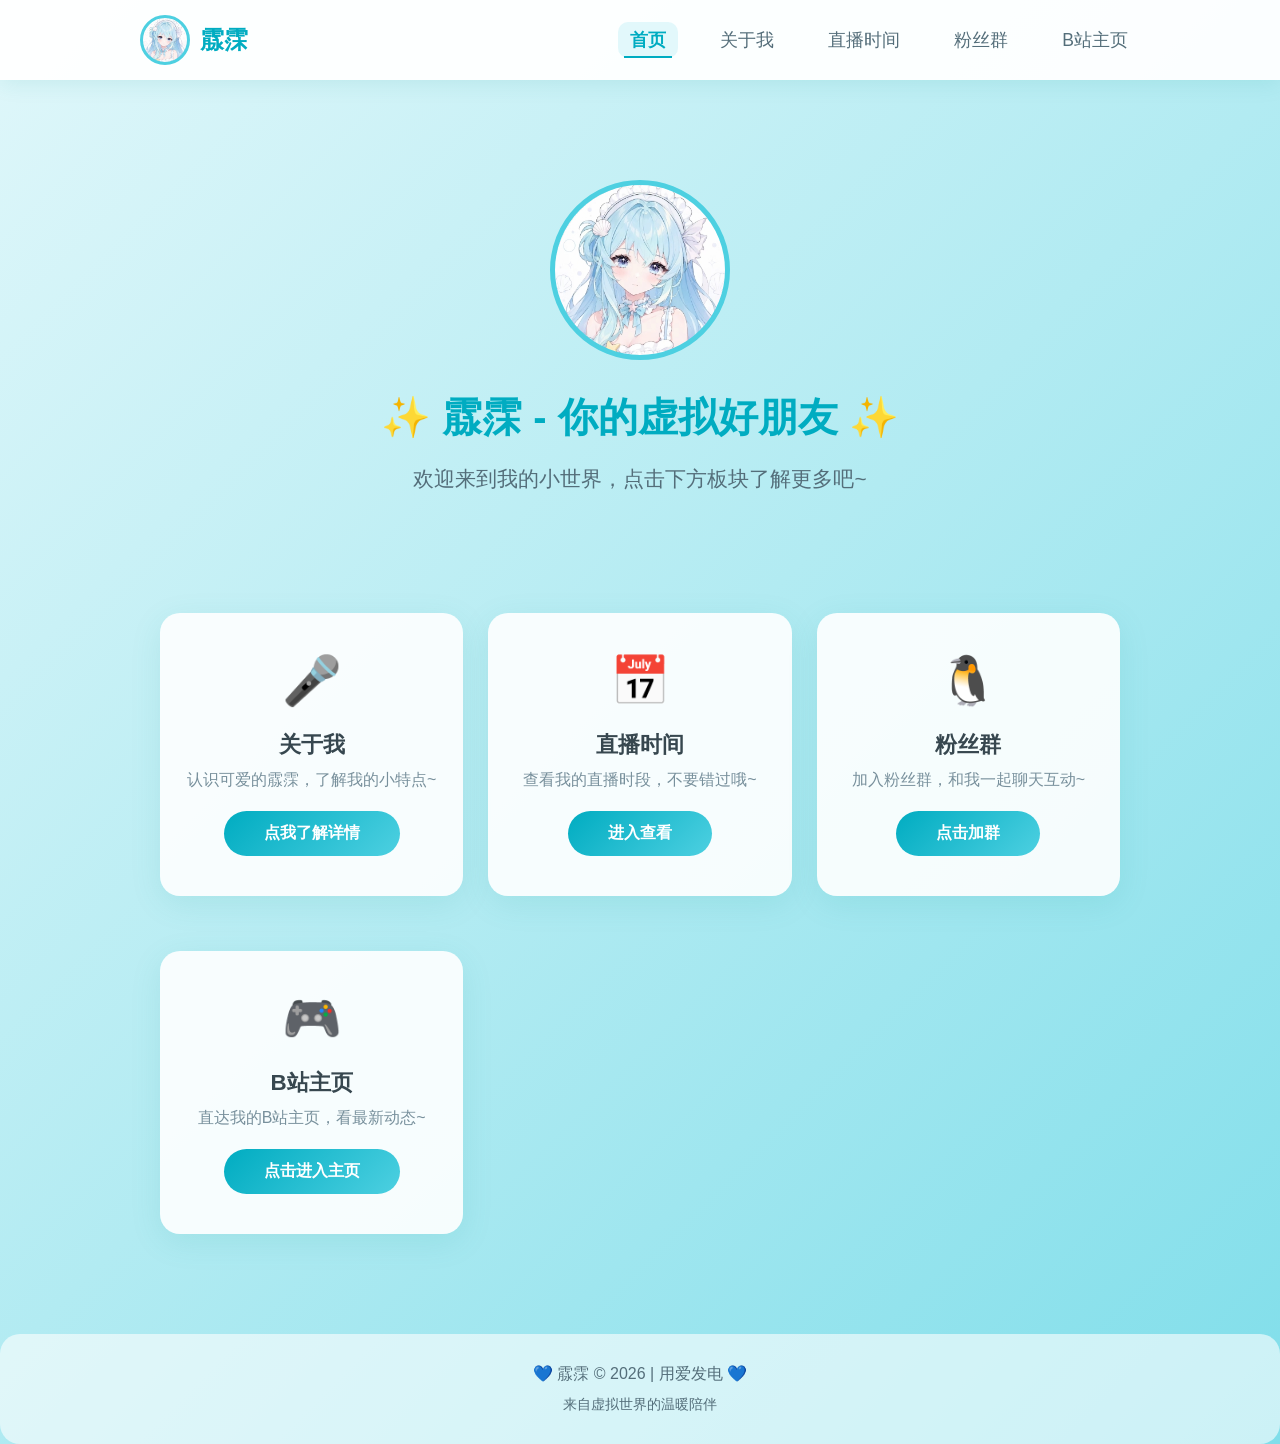
<file: index.html>
<!DOCTYPE html>
<html lang="zh-CN">
<head>
    <meta charset="UTF-8">
    <meta name="viewport" content="width=device-width, initial-scale=1.0">
    <title>霡霂 - 虚拟主播主页</title>
    <!-- 引入解耦后的 CSS -->
    <link rel="stylesheet" href="css/layout.css">
    <link rel="stylesheet" href="css/theme.css">
    <link rel="stylesheet" href="css/animations.css">
    <link rel="stylesheet" href="css/page-home.css">
</head>
<body>
    <div class="nav-container">
        <nav class="navbar">
            <a href="index.html" class="logo">
                <div class="logo-avatar"></div>
                <span class="logo-text">霡霂</span>
            </a>
            <!-- d:\Desktop\maimu1\index.html -->
<ul class="nav-menu">
    <li><a href="index.html" class="nav-link active">首页</a></li> <!-- 添加 active -->
    <li><a href="html/about.html" class="nav-link">关于我</a></li>
    <li><a href="html/schedule.html" class="nav-link">直播时间</a></li>
    <li><a href="html/qqgroup.html" class="nav-link">粉丝群</a></li>
    <li><a href="html/bilibili.html" class="nav-link">B站主页</a></li>
</ul>
        </nav>
    </div>

    <div class="container">
        <div class="hero">
            <div class="hero-avatar"></div>
            <h1>✨ 霡霂 - 你的虚拟好朋友 ✨</h1>
            <p class="tagline">欢迎来到我的小世界，点击下方板块了解更多吧~</p>
        </div>
        <div class="nav-cards">
            <div class="card nav-card-item">
                <div class="nav-card-icon">🎤</div>
                <h3 class="nav-card-title">关于我</h3>
                <p class="nav-card-desc">认识可爱的霡霂，了解我的小特点~</p>
                <a href="html/about.html" class="btn btn-primary">点我了解详情</a>
            </div>
            <div class="card nav-card-item">
                <div class="nav-card-icon">📅</div>
                <h3 class="nav-card-title">直播时间</h3>
                <p class="nav-card-desc">查看我的直播时段，不要错过哦~</p>
                <a href="html/schedule.html" class="btn btn-primary">进入查看</a>
            </div>
            <div class="card nav-card-item">
                <div class="nav-card-icon">🐧</div>
                <h3 class="nav-card-title">粉丝群</h3>
                <p class="nav-card-desc">加入粉丝群，和我一起聊天互动~</p>
                <a href="html/qqgroup.html" class="btn btn-primary">点击加群</a>
            </div>
            <div class="card nav-card-item">
                <div class="nav-card-icon">🎮</div>
                <h3 class="nav-card-title">B站主页</h3>
                <p class="nav-card-desc">直达我的B站主页，看最新动态~</p>
                <a href="html/bilibili.html" class="btn btn-primary">点击进入主页</a>
            </div>
        </div>
    </div>

    <footer>
        <p>💙 霡霂 © 2026 | 用爱发电 💙</p>
        <p style="margin-top: 10px; font-size: 0.9em;">来自虚拟世界的温暖陪伴</p>
    </footer>
</body>
</html>
</file>
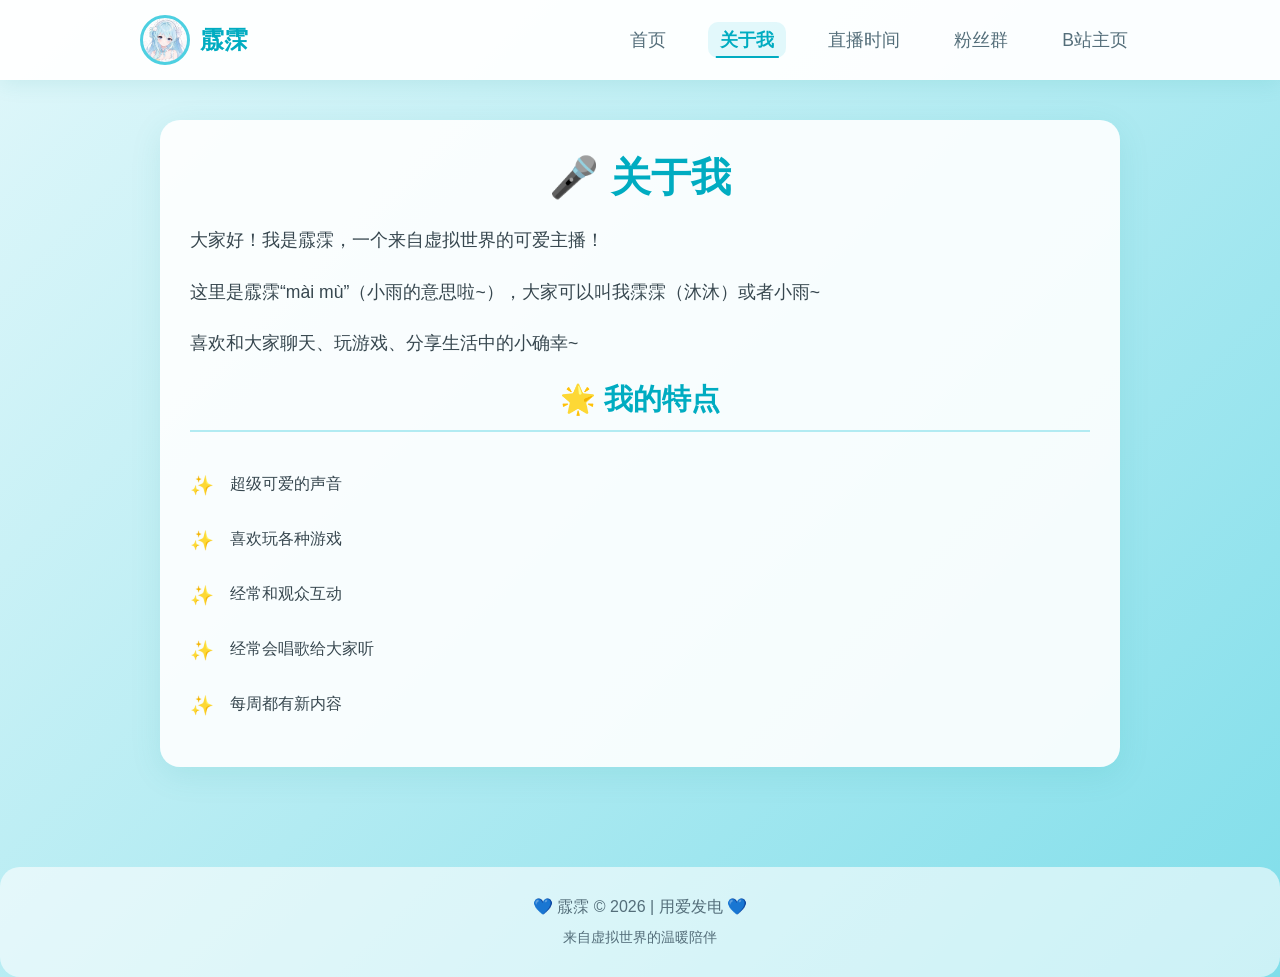
<file: html/about.html>
<!DOCTYPE html>
<html lang="zh-CN">
<head>
    <meta charset="UTF-8">
    <meta name="viewport" content="width=device-width, initial-scale=1.0">
    <title>关于我 - 霡霂</title>
    <link rel="stylesheet" href="../css/layout.css">
    <link rel="stylesheet" href="../css/theme.css">
    <link rel="stylesheet" href="../css/animations.css">
    <link rel="stylesheet" href="../css/page-about.css">
</head>
<body>
    <div class="nav-container">
        <nav class="navbar">
            <a href="../index.html" class="logo">
                <div class="logo-avatar"></div>
                <span class="logo-text">霡霂</span>
            </a>
            <!-- d:\Desktop\maimu1\html\about.html -->
<ul class="nav-menu">
    <li><a href="../index.html" class="nav-link">首页</a></li>
    <li><a href="about.html" class="nav-link active">关于我</a></li> <!-- 添加 active -->
    <li><a href="schedule.html" class="nav-link">直播时间</a></li>
    <li><a href="qqgroup.html" class="nav-link">粉丝群</a></li>
    <li><a href="bilibili.html" class="nav-link">B站主页</a></li>
</ul>
        </nav>
    </div>

    <div class="container">
        <div class="card">
            <h1>🎤 关于我</h1>
            <div class="about-content">
                <p>大家好！我是霡霂，一个来自虚拟世界的可爱主播！</p>
                <p>这里是霡霂“mài mù”（小雨的意思啦~），大家可以叫我霂霂（沐沐）或者小雨~</p>
                <p>喜欢和大家聊天、玩游戏、分享生活中的小确幸~</p>
            </div>
            <h2>🌟 我的特点</h2>
            <ul class="features">
                <li>超级可爱的声音</li>
                <li>喜欢玩各种游戏</li>
                <li>经常和观众互动</li>
                <li>经常会唱歌给大家听</li>
                <li>每周都有新内容</li>
            </ul>
        </div>
    </div>

    <footer>
        <p>💙 霡霂 © 2026 | 用爱发电 💙</p>
        <p style="margin-top: 10px; font-size: 0.9em;">来自虚拟世界的温暖陪伴</p>
    </footer>
</body>
</html>
</file>
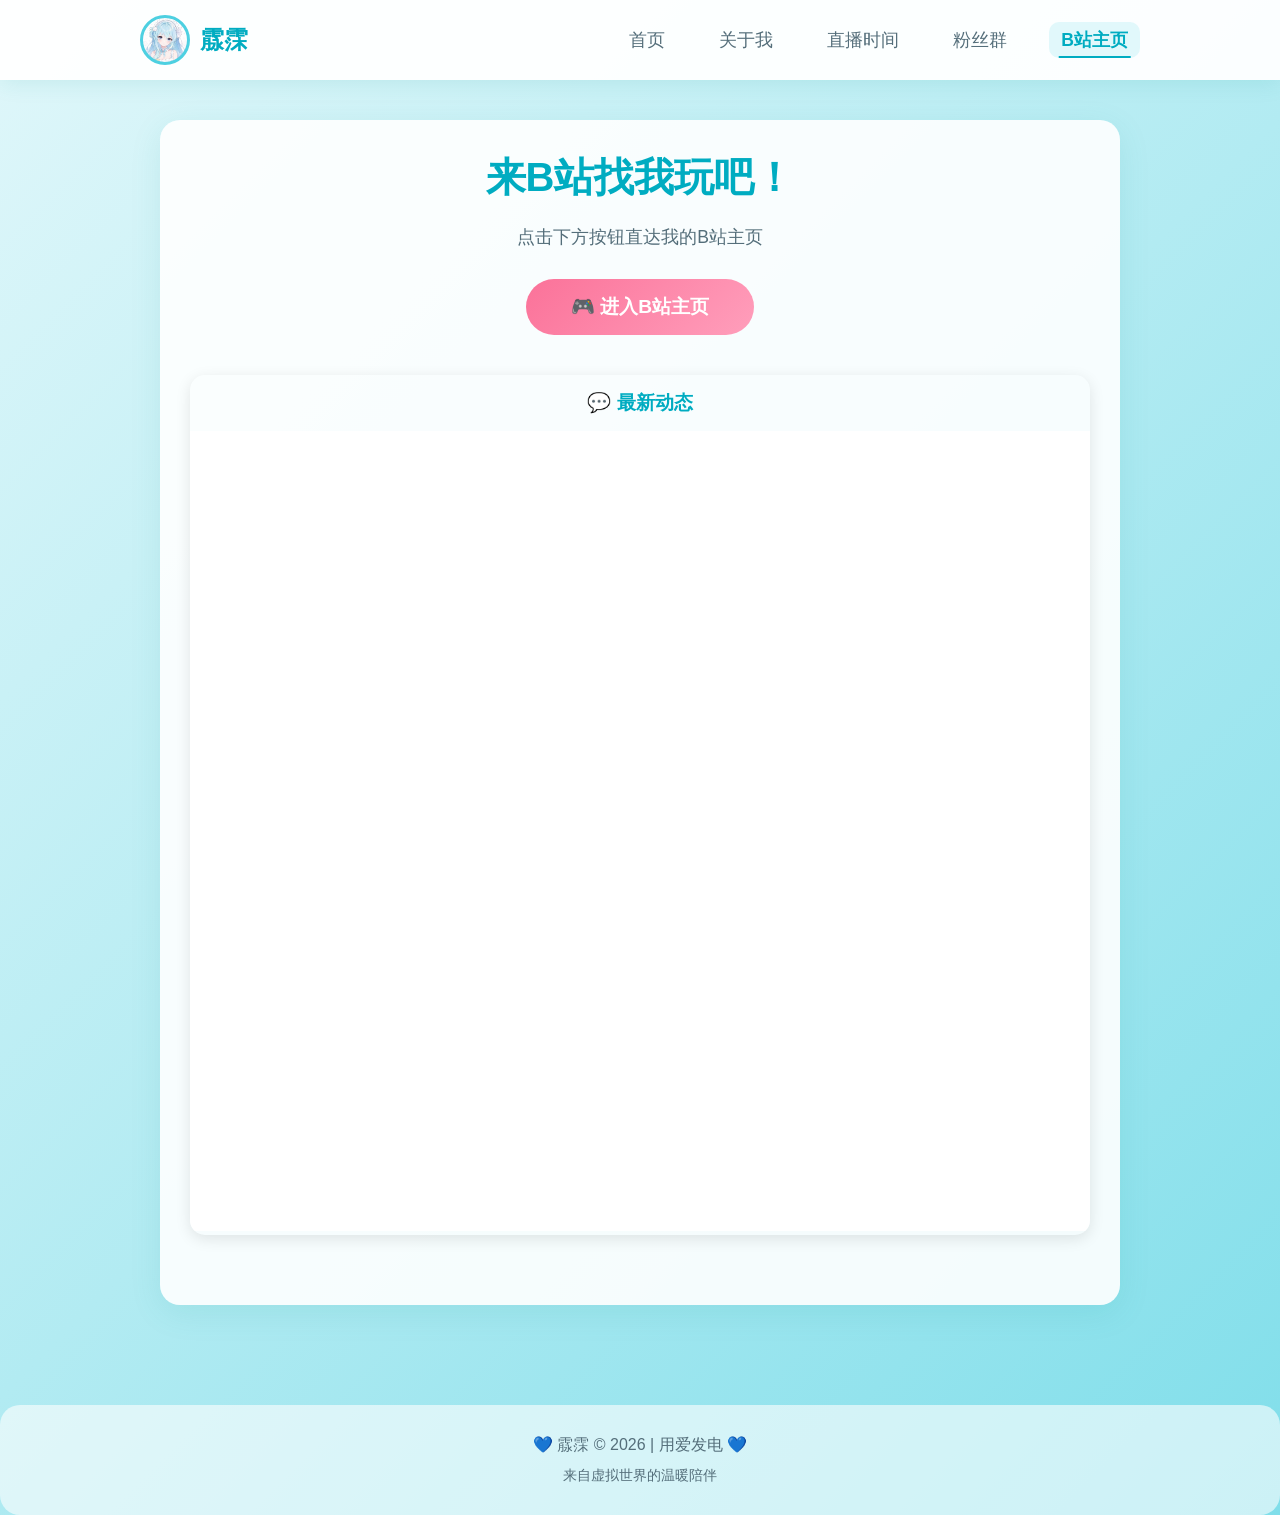
<file: html/bilibili.html>
<!DOCTYPE html>
<html lang="zh-CN">
<head>
    <meta charset="UTF-8">
    <meta name="viewport" content="width=device-width, initial-scale=1.0">
    <title>B站主页 - 霡霂</title>
    <link rel="stylesheet" href="../css/layout.css">
    <link rel="stylesheet" href="../css/theme.css">
    <link rel="stylesheet" href="../css/animations.css">
    <link rel="stylesheet" href="../css/page-bilibili.css">
</head>
<body>
    <div class="nav-container">
        <nav class="navbar">
            <a href="../index.html" class="logo">
                <div class="logo-avatar"></div>
                <span class="logo-text">霡霂</span>
            </a>
            <!-- d:\Desktop\maimu1\html\bilibili.html -->
<ul class="nav-menu">
    <li><a href="../index.html" class="nav-link">首页</a></li>
    <li><a href="about.html" class="nav-link">关于我</a></li>
    <li><a href="schedule.html" class="nav-link">直播时间</a></li>
    <li><a href="qqgroup.html" class="nav-link">粉丝群</a></li>
    <li><a href="bilibili.html" class="nav-link active">B站主页</a></li> <!-- 添加 active -->
</ul>
        </nav>
    </div>

    <div class="container">
        <div class="card">
            <h1>来B站找我玩吧！</h1>
            <div class="bilibili-content">
                <p class="bilibili-desc">点击下方按钮直达我的B站主页</p>
                <a href="https://space.bilibili.com/3546391282453349" class="btn btn-bilibili" target="_blank">
                    🎮 进入B站主页
                </a>

                <div class="bilibili-dynamic">
                    <h3 class="dynamic-title">💬 最新动态</h3>
                    <iframe src="https://space.bilibili.com/3546391282453349/video" scrolling="auto" frameborder="no"></iframe>
                </div>
            </div>
        </div>
    </div>

    <footer>
        <p>💙 霡霂 © 2026 | 用爱发电 💙</p>
        <p style="margin-top: 10px; font-size: 0.9em;">来自虚拟世界的温暖陪伴</p>
    </footer>
</body>
</html>
</file>
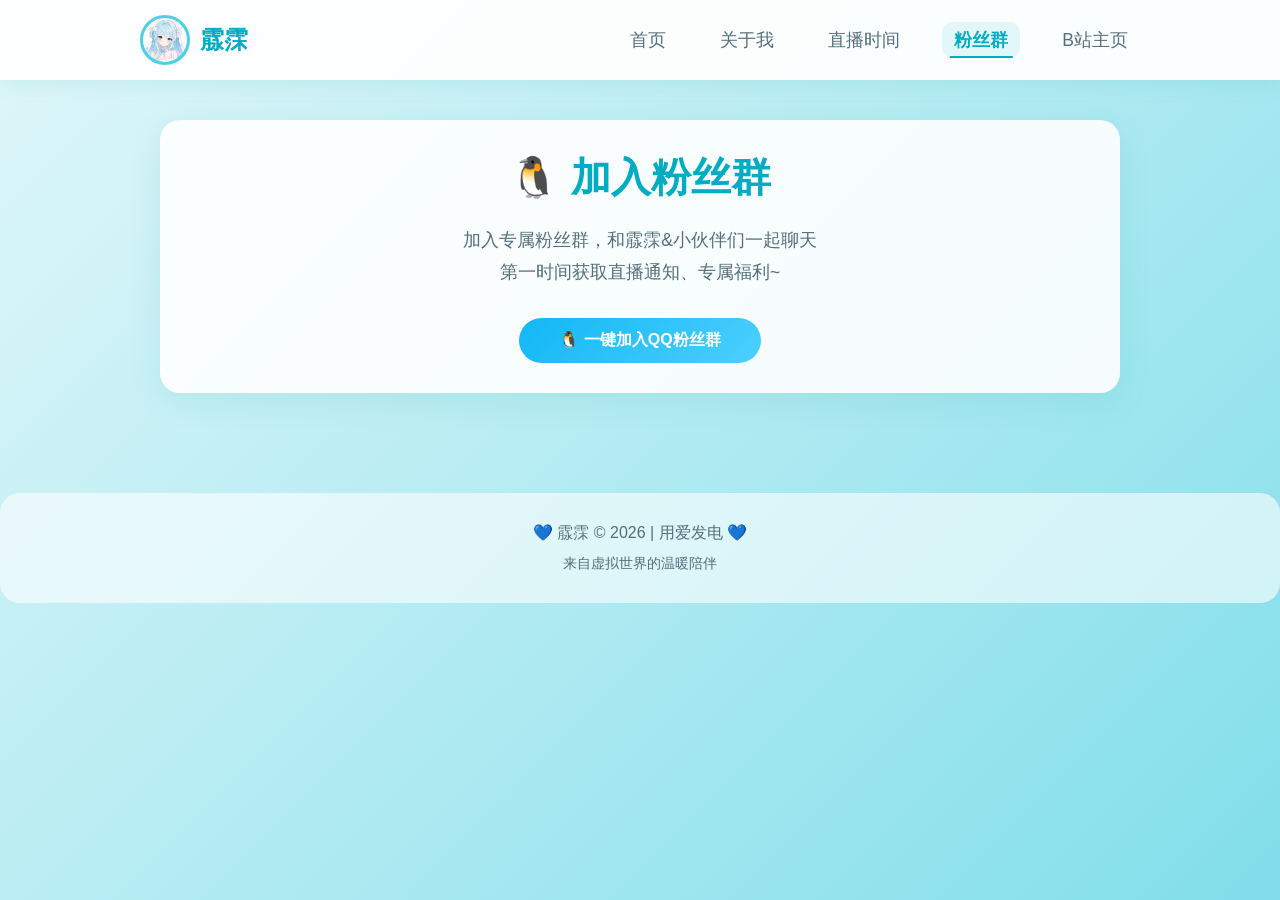
<file: html/qqgroup.html>
<!DOCTYPE html>
<html lang="zh-CN">
<head>
    <meta charset="UTF-8">
    <meta name="viewport" content="width=device-width, initial-scale=1.0">
    <title>粉丝群 - 霡霂</title>
    <link rel="stylesheet" href="../css/layout.css">
    <link rel="stylesheet" href="../css/theme.css">
    <link rel="stylesheet" href="../css/animations.css">
    <link rel="stylesheet" href="../css/page-qqgroup.css">
</head>
<body>
    <div class="nav-container">
        <nav class="navbar">
            <a href="../index.html" class="logo">
                <div class="logo-avatar"></div>
                <span class="logo-text">霡霂</span>
            </a>
            <!-- d:\Desktop\maimu1\html\qqgroup.html -->
<ul class="nav-menu">
    <li><a href="../index.html" class="nav-link">首页</a></li>
    <li><a href="about.html" class="nav-link">关于我</a></li>
    <li><a href="schedule.html" class="nav-link">直播时间</a></li>
    <li><a href="qqgroup.html" class="nav-link active">粉丝群</a></li> <!-- 添加 active -->
    <li><a href="bilibili.html" class="nav-link">B站主页</a></li>
</ul>
        </nav>
    </div>

    <div class="container">
        <div class="card">
            <h1>🐧 加入粉丝群</h1>
            <div class="qq-group-content">
                <p class="qq-group-desc">
                    加入专属粉丝群，和霡霂&小伙伴们一起聊天<br>
                    第一时间获取直播通知、专属福利~
                </p>
                <a href="https://qun.qq.com/universal-share/share?ac=1&authKey=1MTGdqxpfOdpU1Vz%2BhMjD%2FH9XBZfZqmo2zAAwruj%2F%2FNCABixveBnVT56mk4oXdPr&busi_data=eyJncm91cENvZGUiOiIxMDk4NDY4NzAwIiwidG9rZW4iOiIvSlFvNGJNK0kyeWdnTnFNVVlncWVWM1RTUWJSb2tJb0Y4ZG1qZFJwQzVsWFN5V2N6VldoUlhZS3BVbklQZ0luIiwidWluIjoiMzUxNDQ3NjgwNyJ9&data=PerHDUWI8si6GeyifzxRImZniucNcgGmLfVUrKIxe7QoESqeGkaUUOCBqcRqfwxOffW6uVI22mjUfuM_rr1sfQ&svctype=4&tempid=h5_group_info" class="btn btn-qq" target="_blank">
                    🐧 一键加入QQ粉丝群
                </a>
            </div>
        </div>
    </div>

    <footer>
        <p>💙 霡霂 © 2026 | 用爱发电 💙</p>
        <p style="margin-top: 10px; font-size: 0.9em;">来自虚拟世界的温暖陪伴</p>
    </footer>
</body>
</html>
</file>
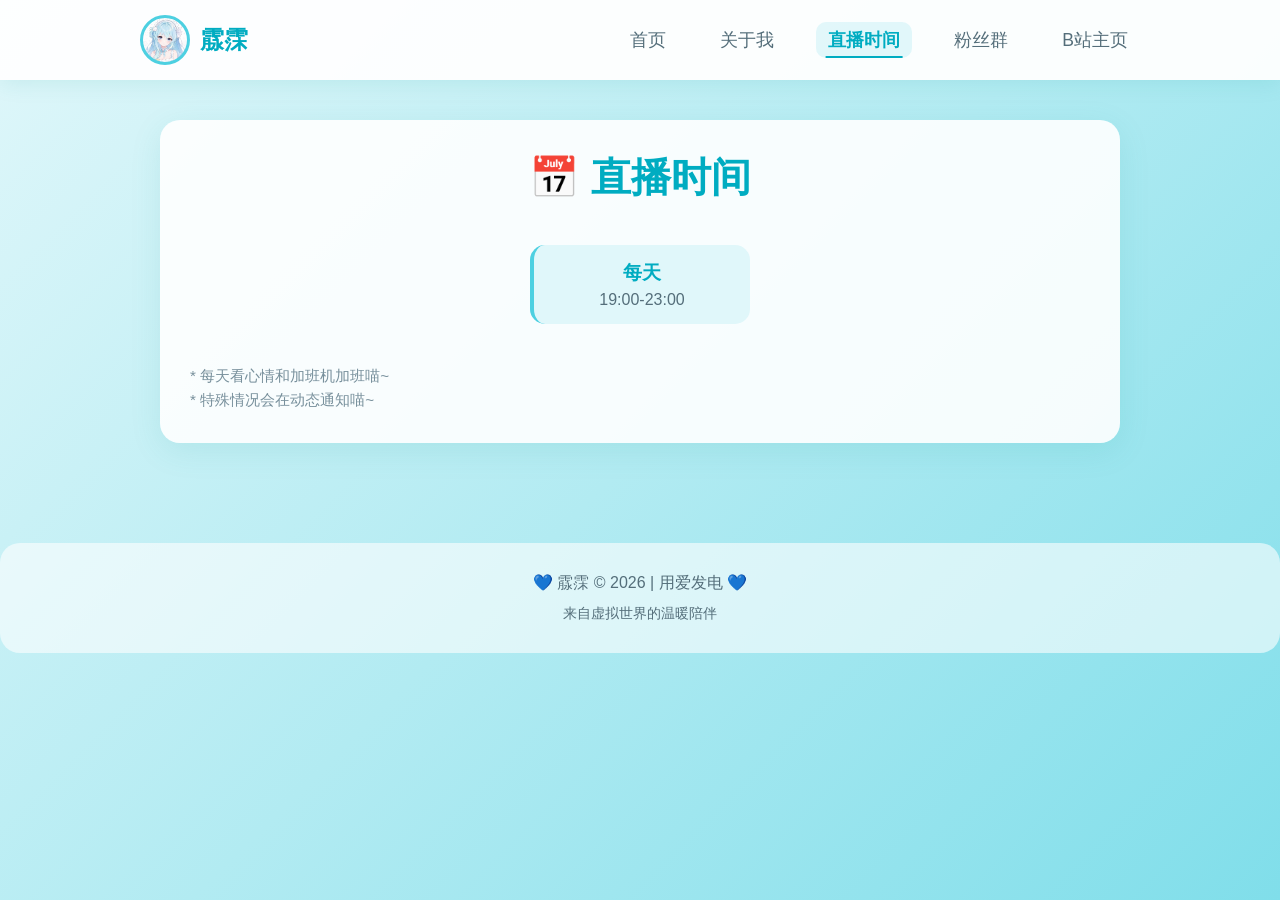
<file: html/schedule.html>
<!DOCTYPE html>
<html lang="zh-CN">
<head>
    <meta charset="UTF-8">
    <meta name="viewport" content="width=device-width, initial-scale=1.0">
    <title>直播时间 - 霡霂</title>
    <link rel="stylesheet" href="../css/layout.css">
    <link rel="stylesheet" href="../css/theme.css">
    <link rel="stylesheet" href="../css/animations.css">
    <link rel="stylesheet" href="../css/page-schedule.css">
</head>
<body>
    <div class="nav-container">
        <nav class="navbar">
            <a href="../index.html" class="logo">
                <div class="logo-avatar"></div>
                <span class="logo-text">霡霂</span>
            </a>
            <!-- d:\Desktop\maimu1\html\schedule.html -->
<ul class="nav-menu">
    <li><a href="../index.html" class="nav-link">首页</a></li>
    <li><a href="about.html" class="nav-link">关于我</a></li>
    <li><a href="schedule.html" class="nav-link active">直播时间</a></li> <!-- 添加 active -->
    <li><a href="qqgroup.html" class="nav-link">粉丝群</a></li>
    <li><a href="bilibili.html" class="nav-link">B站主页</a></li>
</ul>
        </nav>
    </div>

    <div class="container">
        <div class="card">
            <h1>📅 直播时间</h1>
            <div class="schedule-list">
                <div class="schedule-item">
                    <div class="day">每天</div>
                    <div class="time">19:00-23:00</div>
                </div>
            </div>
            <p class="schedule-desc">
                * 每天看心情和加班机加班喵~<br>
                * 特殊情况会在动态通知喵~
            </p>
        </div>
    </div>

    <footer>
        <p>💙 霡霂 © 2026 | 用爱发电 💙</p>
        <p style="margin-top: 10px; font-size: 0.9em;">来自虚拟世界的温暖陪伴</p>
    </footer>
</body>
</html>
</file>
<file: css/layout.css>
/* css/layout.css */
* {
    margin: 0;
    padding: 0;
    box-sizing: border-box;
}

body {
    min-height: 100vh;
    font-family: 'Segoe UI', Tahoma, Geneva, Verdana, sans-serif;
}

/* 导航栏布局 */
.nav-container {
    position: sticky;
    top: 0;
    z-index: 999;
    padding: 0 20px;
}

.navbar {
    max-width: 1000px;
    margin: 0 auto;
    display: flex;
    justify-content: space-between;
    align-items: center;
    padding: 15px 0;
}

.logo {
    display: flex;
    align-items: center;
    gap: 10px;
    text-decoration: none;
}

.logo-avatar {
    width: 50px;
    height: 50px;
    border-radius: 50%;
    background-image: url('../picture/tx.jpg');
    background-size: cover;
    background-position: center;
}

.nav-menu {
    display: flex;
    gap: 30px;
    list-style: none;
}

/* 通用容器 */
.container {
    max-width: 1000px;
    margin: 0 auto;
    padding: 40px 20px;
}

/* 卡片基础布局 */
.card {
    border-radius: 20px;
    padding: 30px;
    margin-bottom: 30px;
}

/* 按钮基础布局 */
.btn {
    display: inline-block;
    border-radius: 50px;
    text-decoration: none;
    padding: 12px 40px;
    border: none;
    cursor: pointer;
}

/* 页脚布局 */
footer {
    text-align: center;
    padding: 30px;
    border-radius: 20px;
    margin-top: 30px;
}

/* 响应式布局 */
@media (max-width: 768px) {
    .navbar { flex-direction: column; gap: 15px; }
    .nav-menu { gap: 15px; flex-wrap: wrap; justify-content: center; }
}
</file>
<file: css/theme.css>
/* css/theme.css */
body {
    background: linear-gradient(135deg, #e0f7fa 0%, #b2ebf2 50%, #80deea 100%);
    color: #37474f;
}

.nav-container {
    background: rgba(255, 255, 255, 0.95);
    box-shadow: 0 4px 20px rgba(0, 150, 136, 0.1);
}

.logo-avatar { border: 3px solid #4dd0e1; }
.logo-text { color: #00acc1; font-size: 1.5em; font-weight: bold; }


.nav-link {
    color: #546e7a;
    font-size: 1.1em;
    font-weight: 500;
    padding: 8px 12px;
    border-radius: 10px;
    transition: all 0.3s ease;
    position: relative;
    text-decoration: none; /* 添加这一行，去除默认下划线 */
}

.nav-link::after {
    content: '';
    position: absolute;
    bottom: 0;
    left: 50%;
    width: 0;
    height: 2px;
    background: #00acc1;
    transition: all 0.3s ease;
    transform: translateX(-50%);
}

.nav-link:hover { color: #00acc1; background: rgba(77, 208, 225, 0.1); }
.nav-link:hover::after { width: 80%; }

/* d:\Desktop\maimu1\css\theme.css */

/* ... 原有代码 ... */

/* 新增：当前激活的导航链接样式 */
.nav-link.active {
    color: #00acc1; /* 使用主题色 */
    background: rgba(77, 208, 225, 0.15); /* 稍深一点的背景色 */
    font-weight: bold; /* 加粗文字 */
}

/* 如果希望激活状态下也有下划线，可以取消下面这行的注释 */
.nav-link.active::after { width: 80%; }

.card {
    background: rgba(255, 255, 255, 0.9);
    box-shadow: 0 8px 32px rgba(0, 150, 136, 0.1);
    transition: transform 0.3s ease, box-shadow 0.3s ease;
}

.card:hover {
    transform: translateY(-8px);
    box-shadow: 0 12px 40px rgba(0, 150, 136, 0.15);
}

h1, h2 {
    color: #00acc1;
    text-align: center;
    margin-bottom: 20px;
}

h1 { font-size: 2.5em; }
h2 { font-size: 1.8em; border-bottom: 2px solid #b2ebf2; padding-bottom: 10px; }

.btn {
    font-weight: bold;
    transition: all 0.3s ease;
    color: white;
}

.btn:hover {
    transform: translateY(-3px);
    box-shadow: 0 6px 20px rgba(0, 0, 0, 0.15);
}

.btn:active { transform: translateY(1px); }

/* 按钮颜色变体 */
.btn-primary { background: linear-gradient(135deg, #00acc1, #4dd0e1); }
.btn-bilibili { background: linear-gradient(135deg, #fb7299, #ff9ebb); }
.btn-qq { background: linear-gradient(135deg, #12b7f5, #4dcfff); }

footer {
    color: #546e7a;
    background: rgba(255, 255, 255, 0.6);
}

@media (max-width: 768px) { h1 { font-size: 2em; } }
</file>
<file: css/animations.css>
/* css/animations.css */
@keyframes pageFadeIn {
    from { opacity: 0; transform: translateY(20px); }
    to { opacity: 1; transform: translateY(0); }
}

@keyframes slideInLeft {
    from { opacity: 0; transform: translateX(-30px); }
    to { opacity: 1; transform: translateX(0); }
}

@keyframes slideInRight {
    from { opacity: 0; transform: translateX(30px); }
    to { opacity: 1; transform: translateX(0); }
}

@keyframes slideInUp {
    from { opacity: 0; transform: translateY(30px); }
    to { opacity: 1; transform: translateY(0); }
}

@keyframes avatarBreath {
    from { transform: scale(1); }
    to { transform: scale(1.05); }
}

/* 全局应用动画 */
body { animation: pageFadeIn 0.8s ease-in-out; }
.card { animation: slideInUp 0.8s ease-in-out; }
h1, h2 { animation: slideInLeft 0.8s ease-in-out; }
.btn { animation: slideInUp 1s ease-in-out; }
footer { animation: slideInUp 1s ease-in-out; }
</file>
<file: css/page-home.css>
/* css/page-home.css */
.hero { text-align: center; padding: 60px 0; animation: slideInUp 0.8s ease-in-out; }

.hero-avatar {
    width: 180px; height: 180px; border-radius: 50%; border: 5px solid #4dd0e1;
    margin: 0 auto 30px;
    background-image: url('../picture/tx.jpg'); /* 注意路径相对于 css 文件夹 */
    background-size: cover; background-position: center;
    animation: avatarBreath 3s ease-in-out infinite alternate;
}

.tagline { color: #546e7a; font-size: 1.3em; margin-bottom: 40px; }

.nav-cards {
    display: grid;
    grid-template-columns: repeat(auto-fit, minmax(250px, 1fr));
    gap: 25px;
    margin-top: 20px;
}

.nav-card-item { text-align: center; padding: 40px 20px; cursor: pointer; }
.nav-card-icon { font-size: 3em; margin-bottom: 20px; color: #00acc1; transition: color 0.3s ease; }
.nav-card-item:hover .nav-card-icon { color: #0ba8e0; }
.nav-card-title { font-size: 1.4em; margin-bottom: 10px; color: #37474f; }
.nav-card-desc { color: #78909c; margin-bottom: 20px; }
</file>
<file: css/page-about.css>
/* css/page-about.css */
.about-content {
    line-height: 1.8; font-size: 1.1em; color: #37474f;
    animation: slideInRight 0.8s ease-in-out;
}
.about-content p { margin-bottom: 20px; }

.features {
    list-style: none; margin-top: 30px;
    animation: slideInRight 1s ease-in-out;
}
.features li {
    padding: 12px 0; padding-left: 40px; position: relative;
    margin-bottom: 10px; transition: transform 0.2s ease;
}
.features li:hover { transform: translateX(10px); }
.features li:before {
    content: "✨"; position: absolute; left: 0; font-size: 1.2em;
}
</file>
<file: css/page-bilibili.css>
/* css/page-bilibili.css */
.bilibili-content { text-align: center; animation: slideInRight 0.8s ease-in-out; }
.bilibili-desc { color: #546e7a; margin: 20px 0 30px; font-size: 1.1em; }

/* 覆盖通用按钮样式以匹配B站风格 */
.btn-bilibili {
    font-size: 1.2em;
    padding: 15px 45px;
}

.bilibili-dynamic {
    margin: 40px 0; border-radius: 15px; overflow: hidden;
    box-shadow: 0 4px 15px rgba(0,0,0,0.1);
    animation: slideInUp 1s ease-in-out;
}
.dynamic-title { color: #00acc1; margin: 15px 0; font-size: 1.2em; }
iframe { width: 100%; height: 800px; border: none; background: #fff; }
</file>
<file: css/page-qqgroup.css>
/* css/page-qqgroup.css */
.qq-group-content { text-align: center; animation: slideInRight 0.8s ease-in-out; }
.qq-group-desc {
    color: #546e7a; margin: 20px 0 30px;
    font-size: 1.1em; line-height: 1.8;
}
</file>
<file: css/page-schedule.css>
/* css/page-schedule.css */
.schedule-list { text-align: center; animation: slideInRight 0.8s ease-in-out; }

.schedule-item {
    background: #e0f7fa; border-radius: 15px; padding: 15px 20px;
    margin: 20px auto; border-left: 4px solid #4dd0e1;
    display: inline-block; min-width: 220px; transition: all 0.3s ease;
}
.schedule-item:hover { transform: scale(1.05); background: #b2ebf2; }

.day { font-weight: bold; color: #00acc1; font-size: 1.2em; margin-bottom: 5px; }
.time { color: #546e7a; font-size: 1em; }

.schedule-desc {
    margin-top: 20px; color: #78909c; font-size: 0.95em;
    line-height: 1.6; animation: slideInUp 1s ease-in-out;
}
</file>
